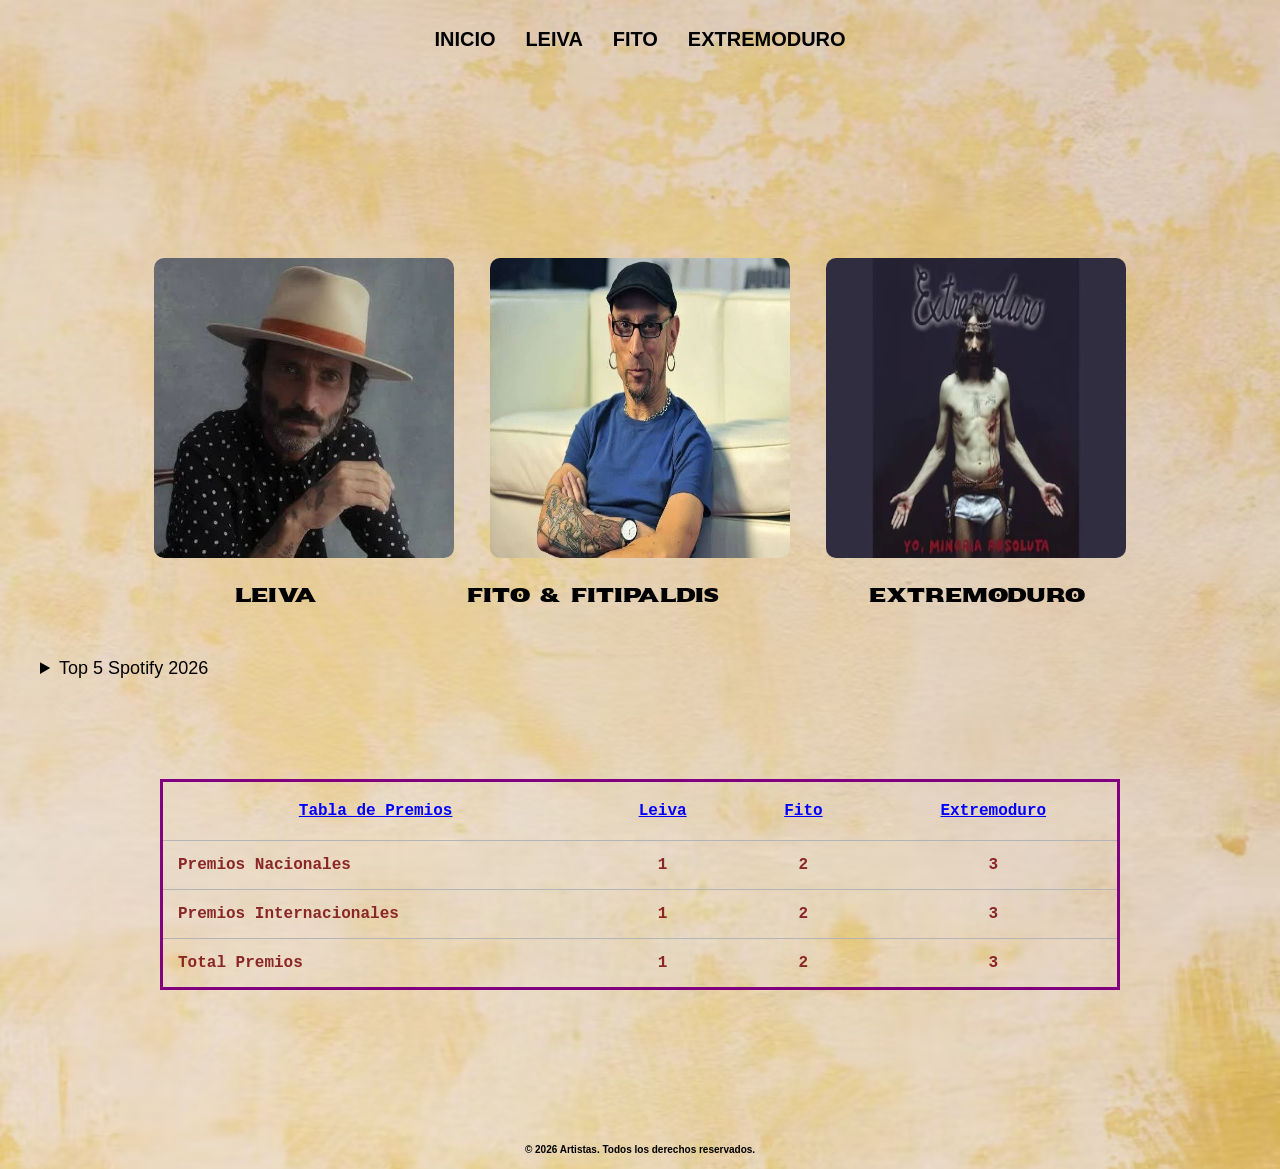
<file: artistas/index.html>
<!doctype html>
<html lang="es">
  <head>
    <meta charset="UTF-8" />
    <meta name="viewport" content="width=device-width, initial-scale=1.0" />
    <link rel="preconnect" href="https://fonts.googleapis.com" />
    <link rel="preconnect" href="https://fonts.gstatic.com" crossorigin />
    <link
      href="https://fonts.googleapis.com/css2?family=Sekuya&display=swap"
      rel="stylesheet"
    />
    <meta
      name="description"
      content="Galería de artistas de rock españoles: Leiva, Fito & Fitipaldis y Extremoduro."
    />
    <title>Galería de Artistas</title>
    <link rel="stylesheet" href="style.css" />
  </head>

  <body>
    <header>
      <nav>
        <a class="nav" href="index.html">INICIO</a>
        <a class="nav" href="leiva.html">LEIVA</a>
        <a class="nav" href="fitofitipaldis.html">FITO</a>
        <a class="nav" href="extremoduro.html">EXTREMODURO</a>
      </nav>
    </header>

    <main>
      <div class="galeria">
        <a class="imagen" href="leiva.html">
          <img src="img/leiva.webp" alt="Foto de Leiva" title="Leiva" />
        </a>
        <a class="imagen" href="fitofitipaldis.html">
          <img
            src="img/fito.webp"
            alt="Foto de Fito & Fitipaldis"
            title="Fito"
          />
        </a>

        <a class="imagen" href="extremoduro.html">
          <img
            src="img/extremoduro.webp"
            alt="Foto de Extremoduro"
            title="Extremoduro"
          />
        </a>
      </div>

      <ul>
        <li><a class="nav2" href="leiva.html">Leiva</a></li>
        <li>
          <a class="nav2" href="fitofitipaldis.html">Fito & Fitipaldis</a>
        </li>
        <li><a class="nav2" href="extremoduro.html">Extremoduro</a></li>
      </ul>

      <details>
        <summary>Top 5 Spotify 2026</summary>
        <ol>
          <li>Bruno Mars</li>
          <p>"Die With A Smile"</p>
          <li>Bad Bunny</li>
          <p>"Monaco"</p>
          <li>The Weeknd</li>
          <p>"Blinding Lights"</p>
          <li>Taylor Swift.</li>
          <p>"Cruel Summer"</p>
          <li>Drake</li>
          <p>"One Dance"</p>
        </ol>
      </details>

      <table>
        <tr>
          <th>Tabla de Premios</th>
          <th>Leiva</th>
          <th>Fito</th>
          <th>Extremoduro</th>
        </tr>
        <tr>
          <td class="izq">Premios Nacionales</td>
          <td>1</td>
          <td>2</td>
          <td>3</td>
        </tr>
        <tr>
          <td class="izq">Premios Internacionales</td>
          <td>1</td>
          <td>2</td>
          <td>3</td>
        </tr>
        <tr>
          <td class="izq">Total Premios</td>
          <td>1</td>
          <td>2</td>
          <td>3</td>
        </tr>
      </table>
    </main>

    <footer>
      <p>© 2026 Artistas. Todos los derechos reservados.</p>
    </footer>
  </body>
</html>
</file>
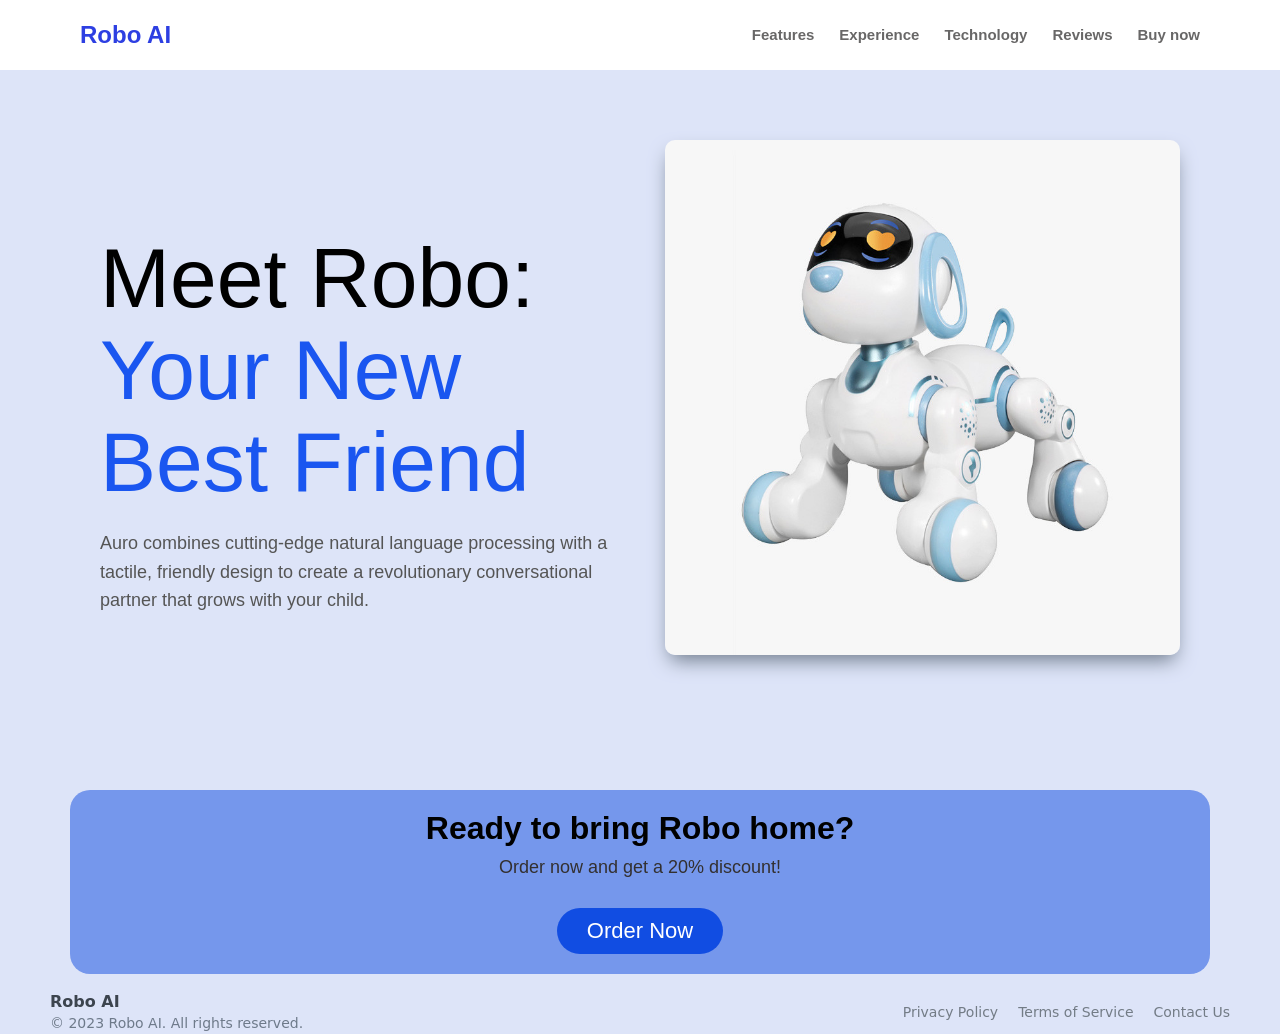
<file: juguete-ai/index.html>
<!doctype html>
<html lang="en">
  <head>
    <meta charset="UTF-8" />
    <meta name="viewport" content="width=device-width, initial-scale=1.0" />
    <meta name="web-robo" content="Landing Robo" />
    <title>Galería de Artistas</title>
    <link rel="stylesheet" href="style.css" />
  </head>

  <body>
    <header>
      <h1>Robo AI</h1>
      <nav>
        <ul>
          <li><a href="#">Features</a></li>
          <li><a href="#">Experience</a></li>
          <li><a href="#">Technology</a></li>
          <li><a href="#">Reviews</a></li>
          <li><a href="#shop">Buy now</a></li>
        </ul>
      </nav>
    </header>

    <main>
      <div class="contenedor">
        <div class="izquierda">
          <h2>
            Meet Robo: <br />
            <span class="azul">Your New <br />Best Friend</span>
          </h2>
          <p>
            Auro combines cutting-edge natural language processing with a
            tactile, friendly design to create a revolutionary conversational
            partner that grows with your child.
          </p>
        </div>

        <div class="derecha">
          <img src="img/robo.jpg" alt="robo" />
        </div>
      </div>
      <section id="shop">
        <h3>Ready to bring Robo home?</h3>
        <p>Order now and get a 20% discount!</p>
        <button>Order Now</button>
      </section>
    </main>

    <footer>
      <h4>Robo AI</h4>
      <p>&copy; 2023 Robo AI. All rights reserved.</p>
      <ul>
        <li><a href="#">Privacy Policy</a></li>
        <li><a href="#">Terms of Service</a></li>
        <li><a href="#">Contact Us</a></li>
      </ul>
    </footer>
  </body>
</html>
</file>
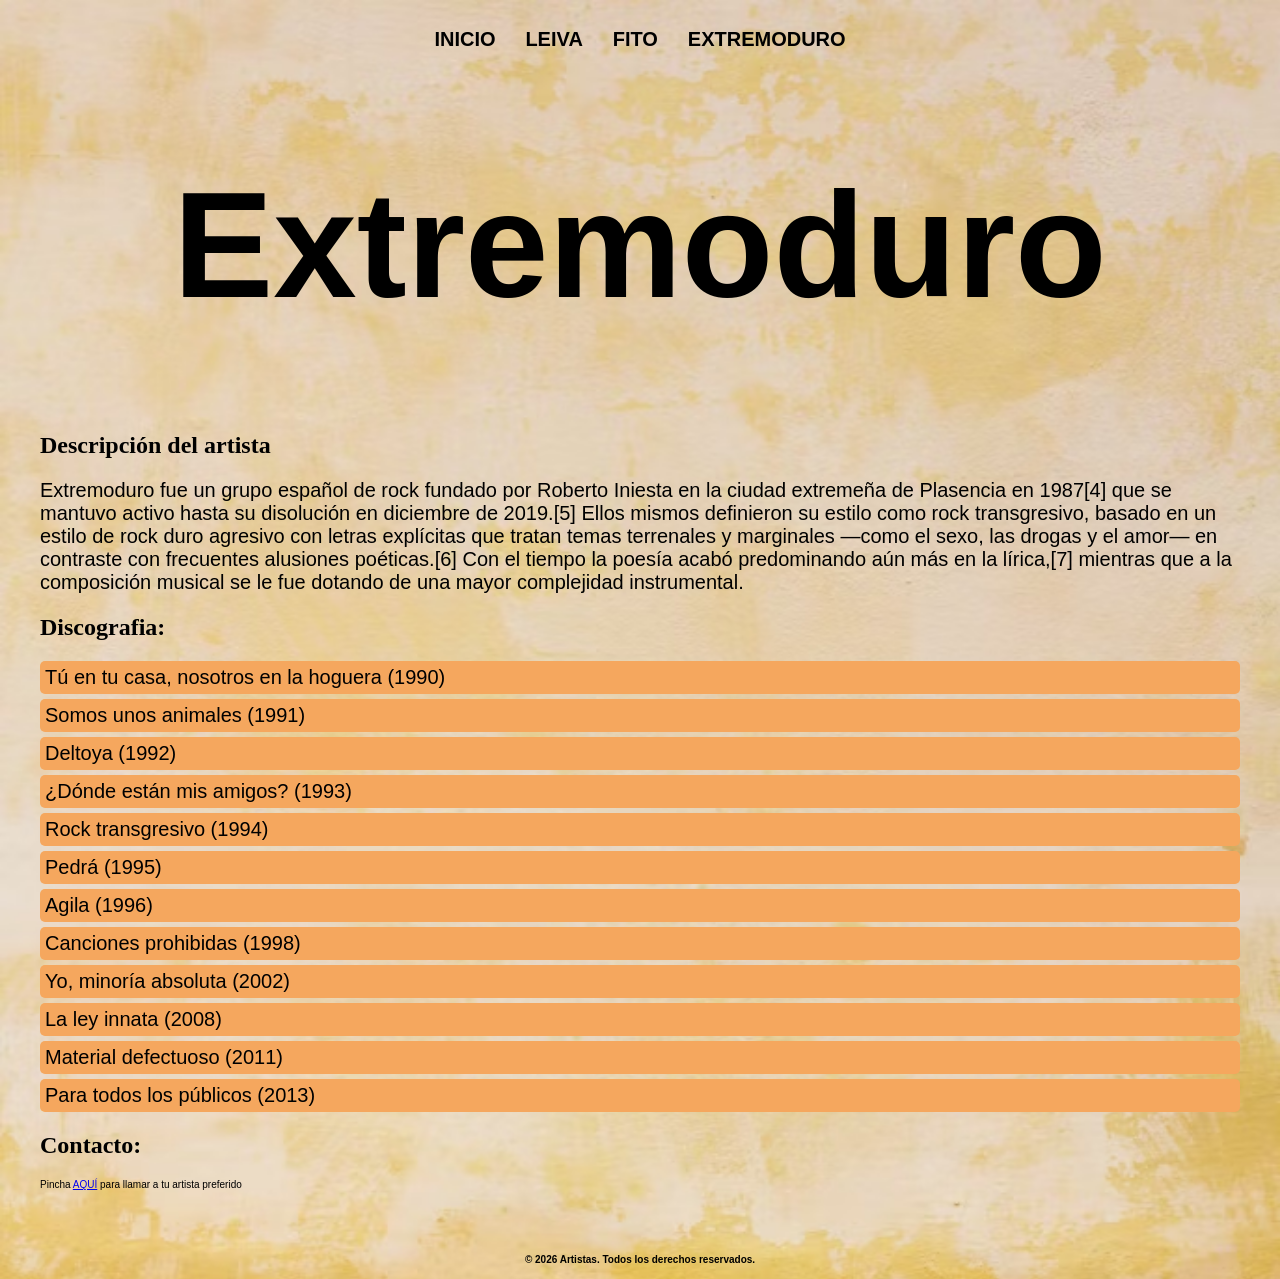
<file: artistas/extremoduro.html>
<!doctype html>
<html lang="es">
  <head>
    <meta charset="UTF-8" />
    <meta name="viewport" content="width=device-width, initial-scale=1.0" />
    <meta
      name="description"
      content="Biografía y discografía completa de Extremoduro, grupo de rock español."
    />
    <title>Extremoduro - Biografía y Discografía</title>
    <link rel="stylesheet" href="style.css" />
  </head>

  <body>
    <header>
      <nav>
        <a class="nav" href="index.html">INICIO</a>
        <a class="nav" href="leiva.html">LEIVA</a>
        <a class="nav" href="fitofitipaldis.html">FITO</a>
        <a class="nav" href="extremoduro.html">EXTREMODURO</a>
      </nav>
    </header>

    <main>
      <h1>Extremoduro</h1>

      <h2>Descripción del artista</h2>

      <p class="descripcion">
        Extremoduro fue un grupo español de rock fundado por Roberto Iniesta en
        la ciudad extremeña de Plasencia en 1987[4] que se mantuvo activo hasta
        su disolución en diciembre de 2019.[5] Ellos mismos definieron su estilo
        como rock transgresivo, basado en un estilo de rock duro agresivo con
        letras explícitas que tratan temas terrenales y marginales —como el
        sexo, las drogas y el amor— en contraste con frecuentes alusiones
        poéticas.[6] Con el tiempo la poesía acabó predominando aún más en la
        lírica,[7] mientras que a la composición musical se le fue dotando de
        una mayor complejidad instrumental.
      </p>

      <h2>Discografia:</h2>

      <li class="disc">Tú en tu casa, nosotros en la hoguera (1990)</li>
      <li class="disc">Somos unos animales (1991)</li>
      <li class="disc">Deltoya (1992)</li>
      <li class="disc">¿Dónde están mis amigos? (1993)</li>
      <li class="disc">Rock transgresivo (1994)</li>
      <li class="disc">Pedrá (1995)</li>
      <li class="disc">Agila (1996)</li>
      <li class="disc">Canciones prohibidas (1998)</li>
      <li class="disc">Yo, minoría absoluta (2002)</li>
      <li class="disc">La ley innata (2008)</li>
      <li class="disc">Material defectuoso (2011)</li>
      <li class="disc">Para todos los públicos (2013)</li>

      <h2>Contacto:</h2>

      <p>
        Pincha <a href="mono.html">AQUÍ</a> para llamar a tu artista preferido
      </p>
    </main>

    <footer>
      <p>© 2026 Artistas. Todos los derechos reservados.</p>
    </footer>
  </body>
</html>
</file>
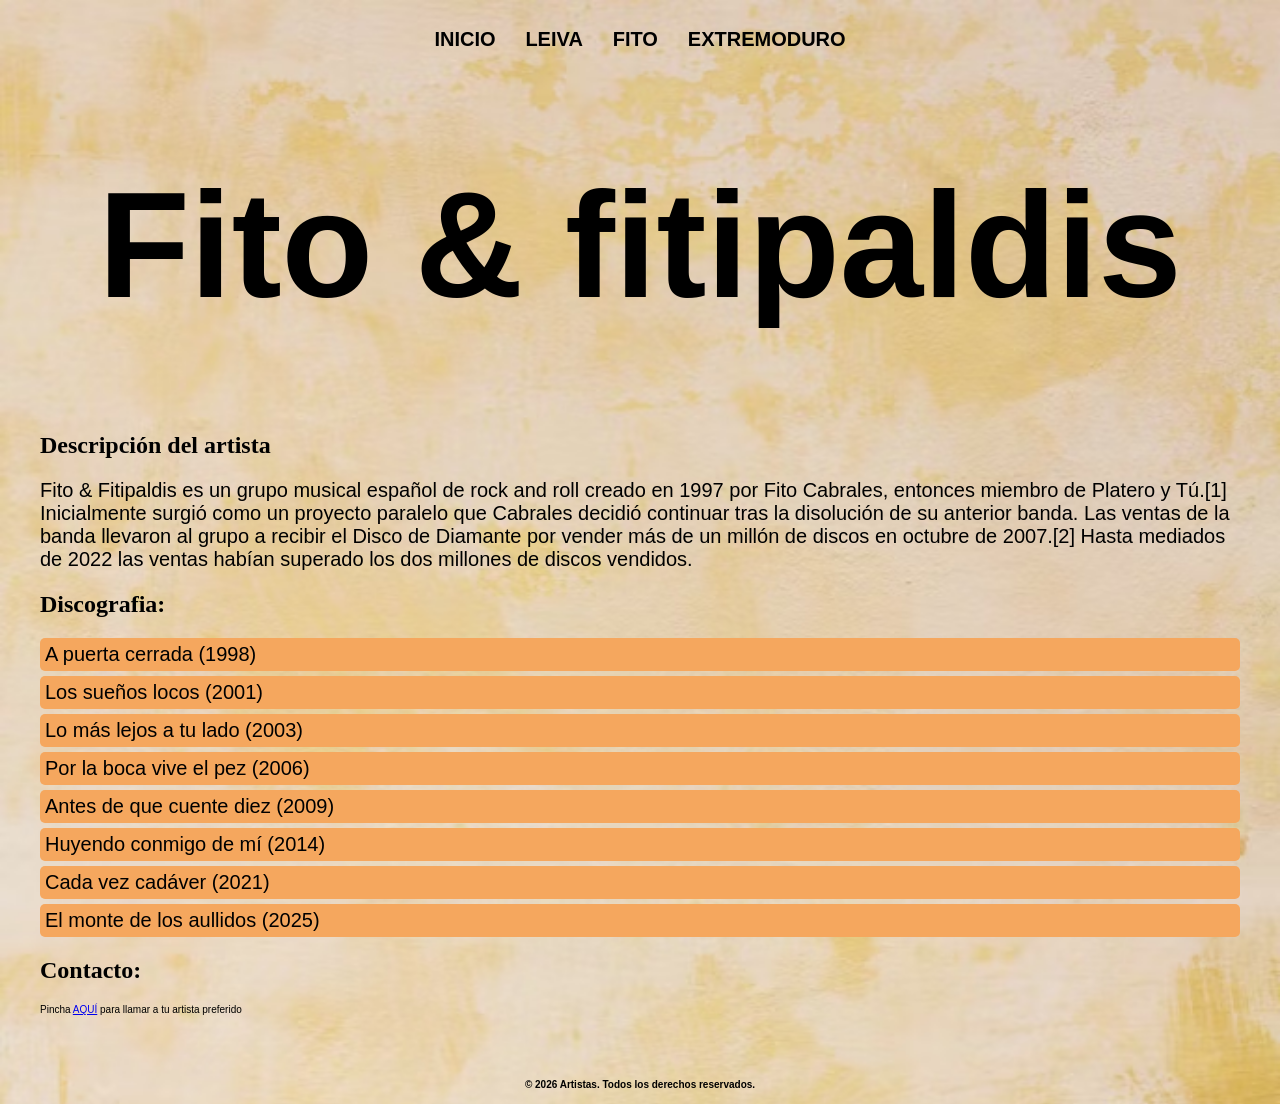
<file: artistas/fitofitipaldis.html>
<!doctype html>
<html lang="es">
  <head>
    <meta charset="UTF-8" />
    <meta name="viewport" content="width=device-width, initial-scale=1.0" />
    <meta
      name="description"
      content="Biografía y discografía completa de Fito & Fitipaldis, grupo de rock español."
    />
    <title>Fito & Fitipaldis - Biografía y Discografía</title>
    <link rel="stylesheet" href="style.css" />
  </head>

  <body>
    <header>
      <nav>
        <a class="nav" href="index.html">INICIO</a>
        <a class="nav" href="leiva.html">LEIVA</a>
        <a class="nav" href="fitofitipaldis.html">FITO</a>
        <a class="nav" href="extremoduro.html">EXTREMODURO</a>
      </nav>
    </header>

    <main>
      <h1>Fito & fitipaldis</h1>

      <h2>Descripción del artista</h2>

      <p class="descripcion">
        Fito & Fitipaldis es un grupo musical español de rock and roll creado en
        1997 por Fito Cabrales, entonces miembro de Platero y Tú.[1]
        Inicialmente surgió como un proyecto paralelo que Cabrales decidió
        continuar tras la disolución de su anterior banda. Las ventas de la
        banda llevaron al grupo a recibir el Disco de Diamante por vender más de
        un millón de discos en octubre de 2007.[2] Hasta mediados de 2022 las
        ventas habían superado los dos millones de discos vendidos.
      </p>

      <h2>Discografia:</h2>

      <li class="disc">A puerta cerrada (1998)</li>
      <li class="disc">Los sueños locos (2001)</li>
      <li class="disc">Lo más lejos a tu lado (2003)</li>
      <li class="disc">Por la boca vive el pez (2006)</li>
      <li class="disc">Antes de que cuente diez (2009)</li>
      <li class="disc">Huyendo conmigo de mí (2014)</li>
      <li class="disc">Cada vez cadáver (2021)</li>
      <li class="disc">El monte de los aullidos (2025)</li>

      <h2>Contacto:</h2>
      <p>
        Pincha <a href="mono.html">AQUÍ</a> para llamar a tu artista preferido
      </p>
    </main>

    <footer>
      <p>© 2026 Artistas. Todos los derechos reservados.</p>
    </footer>
  </body>
</html>
</file>
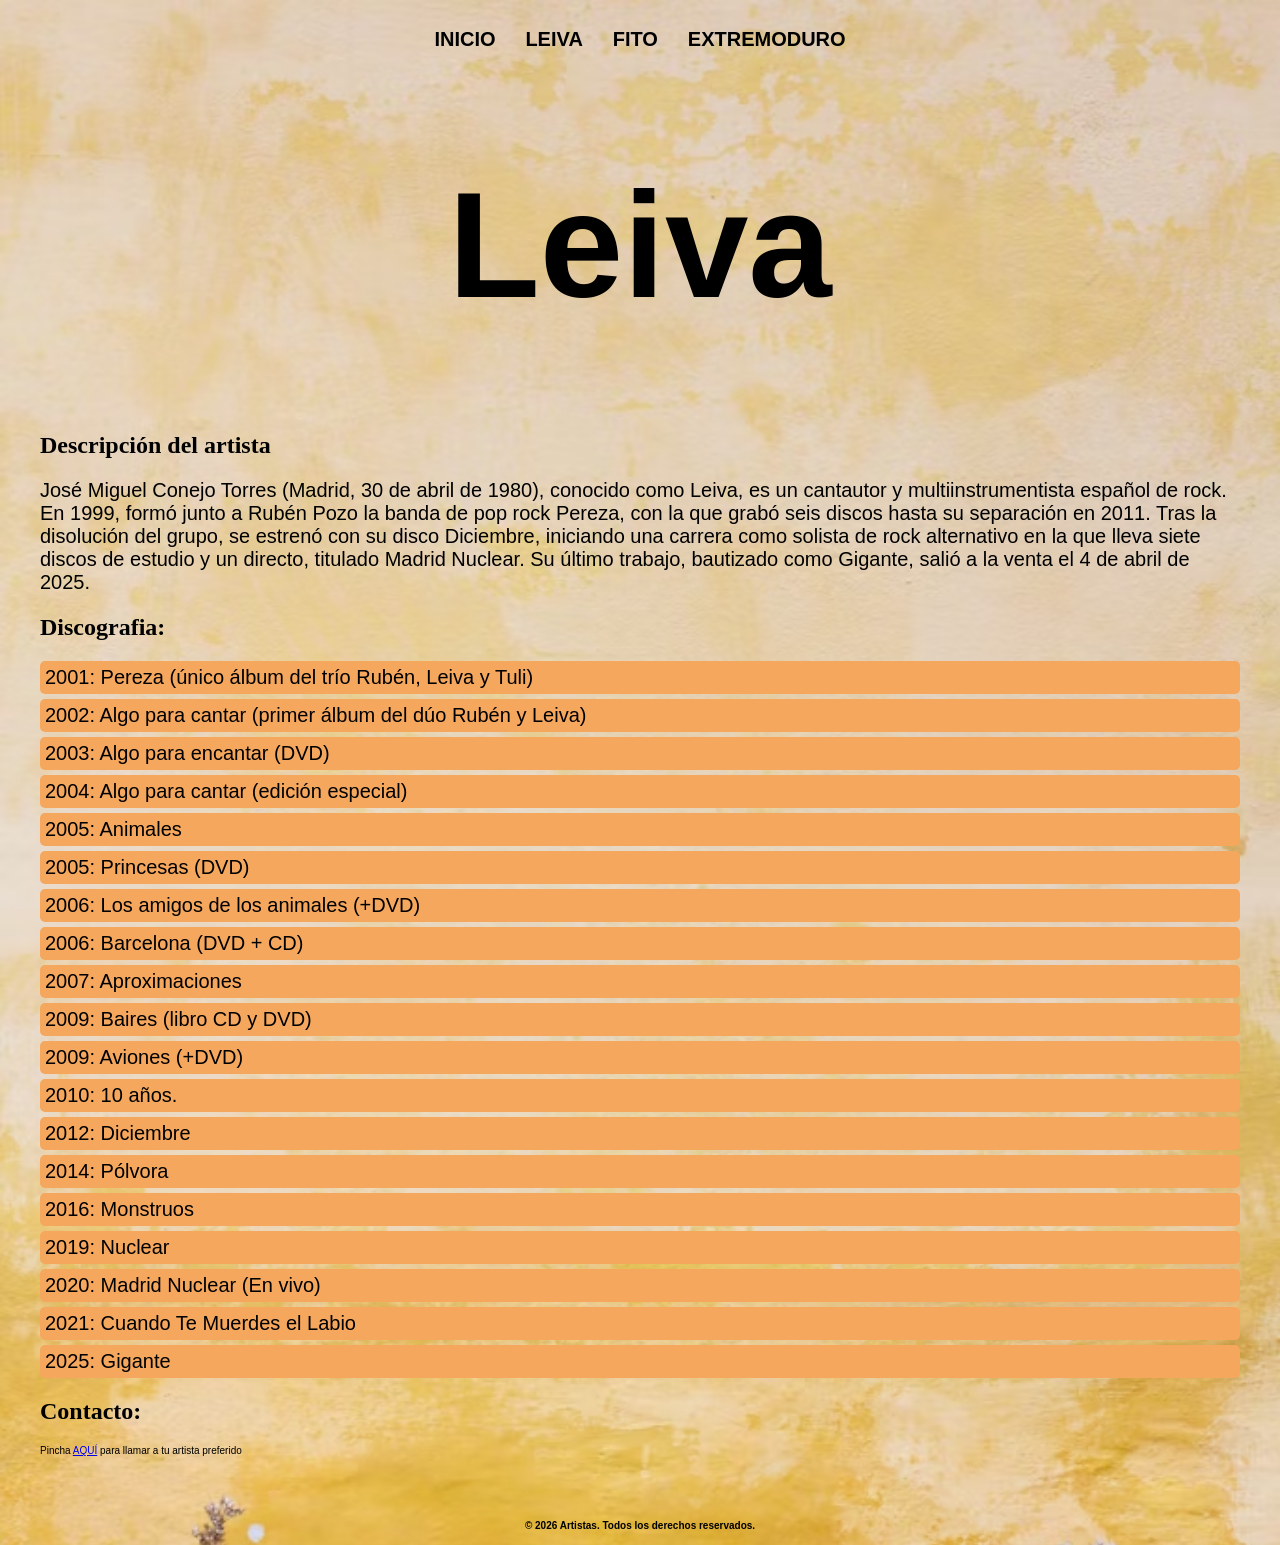
<file: artistas/leiva.html>
<!doctype html>
<html lang="es">
  <head>
    <meta charset="UTF-8" />
    <meta name="viewport" content="width=device-width, initial-scale=1.0" />
    <meta
      name="description"
      content="Biografía y discografía completa de Leiva, cantautor español de rock."
    />
    <title>Leiva - Biografía y Discografía</title>
    <link rel="stylesheet" href="style.css" />
  </head>

  <body>
    <header>
      <nav>
        <a class="nav" href="index.html">INICIO</a>
        <a class="nav" href="leiva.html">LEIVA</a>
        <a class="nav" href="fitofitipaldis.html">FITO</a>
        <a class="nav" href="extremoduro.html">EXTREMODURO</a>
      </nav>
    </header>

    <main>
      <h1>Leiva</h1>

      <h2>Descripción del artista</h2>

      <p class="descripcion">
        José Miguel Conejo Torres (Madrid, 30 de abril de 1980), conocido como
        Leiva, es un cantautor y multiinstrumentista español de rock. En 1999,
        formó junto a Rubén Pozo la banda de pop rock Pereza, con la que grabó
        seis discos hasta su separación en 2011. Tras la disolución del grupo,
        se estrenó con su disco Diciembre, iniciando una carrera como solista de
        rock alternativo en la que lleva siete discos de estudio y un directo,
        titulado Madrid Nuclear. Su último trabajo, bautizado como Gigante,
        salió a la venta el 4 de abril de 2025.
      </p>

      <h2>Discografia:</h2>

      <li class="disc">
        2001: Pereza (único álbum del trío Rubén, Leiva y Tuli)
      </li>
      <li class="disc">
        2002: Algo para cantar (primer álbum del dúo Rubén y Leiva)
      </li>
      <li class="disc">2003: Algo para encantar (DVD)</li>
      <li class="disc">2004: Algo para cantar (edición especial)</li>
      <li class="disc">2005: Animales</li>
      <li class="disc">2005: Princesas (DVD)</li>
      <li class="disc">2006: Los amigos de los animales (+DVD)</li>
      <li class="disc">2006: Barcelona (DVD + CD)</li>
      <li class="disc">2007: Aproximaciones</li>
      <li class="disc">2009: Baires (libro CD y DVD)</li>
      <li class="disc">2009: Aviones (+DVD)</li>
      <li class="disc">2010: 10 años.</li>
      <li class="disc">2012: Diciembre</li>
      <li class="disc">2014: Pólvora</li>
      <li class="disc">2016: Monstruos</li>
      <li class="disc">2019: Nuclear</li>
      <li class="disc">2020: Madrid Nuclear (En vivo)</li>
      <li class="disc">2021: Cuando Te Muerdes el Labio</li>
      <li class="disc">2025: Gigante</li>

      <h2>Contacto:</h2>

      <p>
        Pincha <a href="mono.html">AQUÍ</a> para llamar a tu artista preferido
      </p>
    </main>

    <footer>
      <p>© 2026 Artistas. Todos los derechos reservados.</p>
    </footer>
  </body>
</html>
</file>
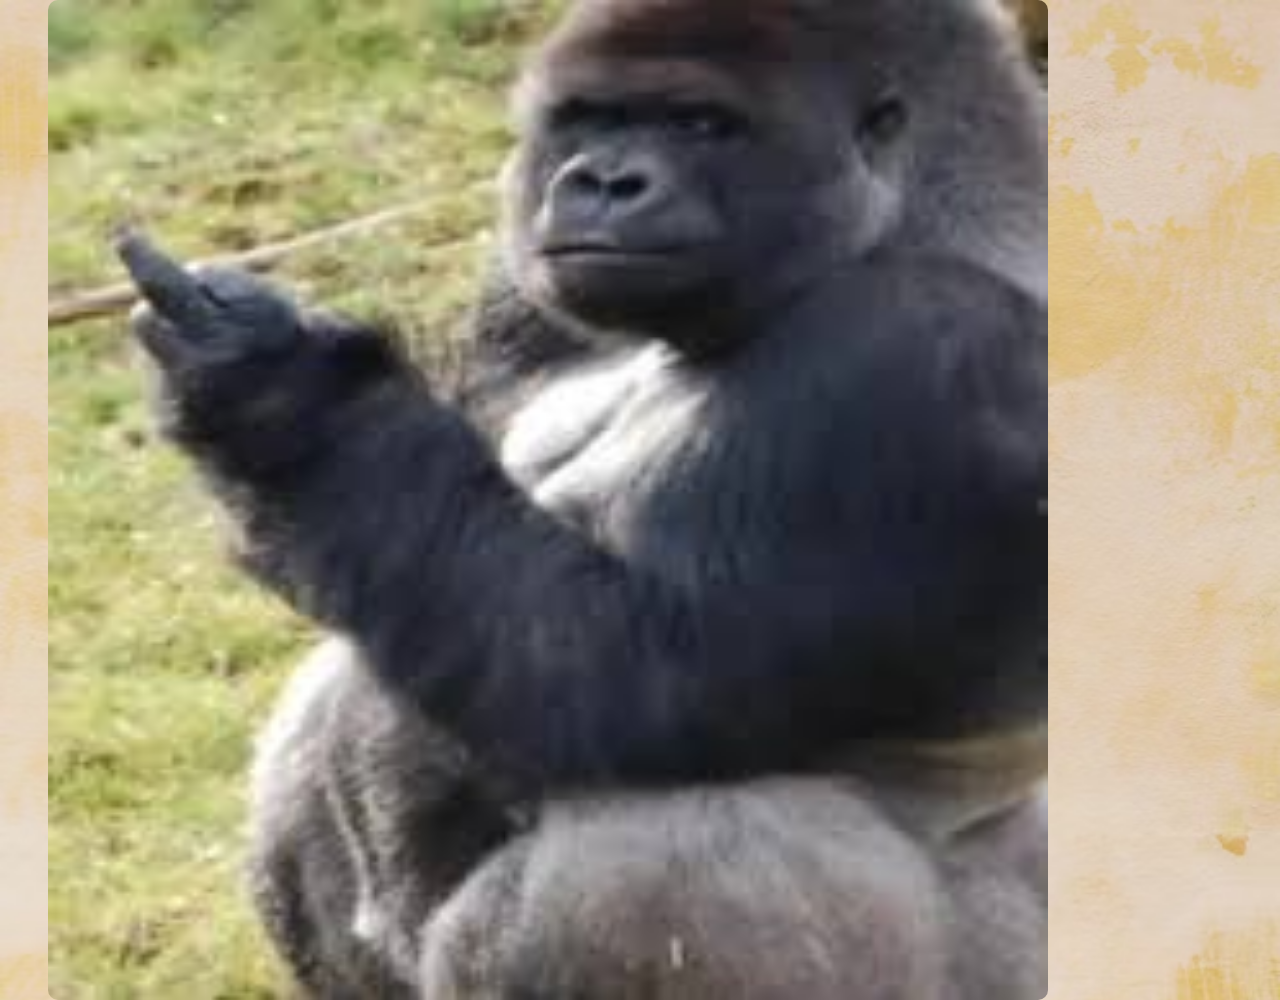
<file: artistas/mono.html>
<!doctype html>
<html lang="es">
  <head>
    <meta charset="UTF-8" />
    <meta name="viewport" content="width=device-width, initial-scale=1.0" />
    <meta name="description" content="Página de contacto para artistas." />
    <title>Contacto</title>
    <link rel="stylesheet" href="style.css" />
  </head>

  <body class="mono">
    <img src="img/mono.jpg" alt="Imagen de contacto" title="JAJAJA" />
  </body>
</html>
</file>
<file: artistas/style.css>
body {
  display: flex;
  flex-direction: column;
  min-height: 100vh;
  background-image: url("img/fondo.avif");
  background-repeat: no-repeat;
  background-size: cover;
  padding: 0 20px;
  max-width: 1200px;
  margin: 0 auto;
}

main {
  flex: 1;
}

h1 {
  font-family: Arial;
  font-size: 150px;
  color: rgb(0, 0, 0);
  text-align: center;
}

nav {
  font-family: Arial;
  text-align: center;
  font-size: 50px;
}

img {
  width: 300px;
  height: 300px;
  margin: 0 8px;
  border-radius: 10px;
}

.nav {
  font-family: Arial;
  margin: 0 8px;
  color: rgb(0, 0, 0);
  font-size: 20px;
  font-weight: 700;
  text-decoration: none;
}

p {
  font-family: Arial;
  font-size: 10px;
}

.descripcion {
  font-size: 20px;
}

.disc {
  list-style-type: none;
  background-color: rgb(245, 167, 94);
  padding: 5px;
  border-radius: 5px;
  font-family: Arial;
  font-size: 20px;
  margin-bottom: 5px;
}

footer {
  padding: 4px;
  border-radius: 6px;
  font-family: Arial;
  text-align: center;
  font-size: 20px;
  color: rgb(0, 0, 0);
  font-weight: 600;
  margin-top: 40px;
}

.imagen {
  transition: transform 0.3s ease;
}

.imagen:hover {
  transform: scale(1.05);
}

.galeria {
  display: flex;
  justify-content: center;
  align-items: center;
  gap: 20px;
  margin-top: 200px;
}

.mono img {
  width: 1000px;
  height: 1000px;
}

ul {
  list-style-type: none;
  text-decoration: none;
  display: flex;
  justify-content: center;
  align-items: center;
  gap: 150px;
  margin-top: 20px;
  margin-bottom: 50px;
}

.nav2 {
  color: rgb(0, 0, 0);
  text-decoration: none;
  font-family: "Sekuya", system-ui;
  font-weight: 400;
  font-size: 20px;
  font-style: normal;
}

details {
  font-family: Arial;
  font-size: 18px;
}

ol {
  display: flex;
  flex-direction: row;
  justify-content: center;
  gap: 5px;
  font-size: 20px;
  margin-bottom: 5px;
  list-style-position: inside;
}

table {
  margin: 100px auto;
  width: 80%;
  border-collapse: collapse;
  border: 3px solid purple;
  font-family: "Courier New", Courier, monospace;
}

table:hover {
  rotate: -5deg;
}

tr {
  font-weight: bold;
  border: 1px solid rgb(180, 180, 180);
}

th {
  color: blue;
  padding: 20px;
  text-decoration: underline;
}

td {
  color: rgb(139, 38, 38);
  padding: 15px;
  text-align: center;
}

.izq {
  text-align: left;
}
</file>
<file: juguete-ai/style.css>
/* ============================================================
   1. CONFIGURACIÓN GLOBAL Y ESTRUCTURA DE PÁGINA
   ============================================================ */
body {
  background-color: rgb(221, 228, 248); /* Color de fondo general */
  margin: 0; /* Quita el borde blanco del navegador */
  display: flex; /* Activa el contenedor flexible */
  flex-direction: column; /* Apila Header, Main y Footer en vertical */
  min-height: 100vh; /* Altura mínima de toda la pantalla */
}

/* ============================================================
   2. ENCABEZADO (HEADER) Y NAVEGACIÓN
   ============================================================ */
header {
  font-family: "Inter", sans-serif; /* Fuente del encabezado */
  display: flex; /* Alinea logo y menú en horizontal */
  flex-direction: row; /* Coloca elementos en fila */
  justify-content: space-between; /* Logo a la izq, menú a la der */
  align-items: center; /* Centra el texto verticalmente */
  background-color: white; /* Fondo blanco de la barra */
  width: 100%; /* Ancho total */
  height: 70px; /* Grosor de la barra superior */
}

h1 {
  font-size: 24px; /* Tamaño del nombre del robot */
  color: rgb(45, 63, 226); /* Azul del logo */
  margin-left: 80px; /* Margen izquierdo del logo */
}

nav ul {
  display: flex; /* Enlaces en fila */
  list-style: none; /* Quita los puntos de la lista */
  gap: 25px; /* Separación entre links */
  margin-right: 80px; /* Margen derecho del menú */
}

nav a {
  font-size: 15px; /* Tamaño letra enlaces */
  text-decoration: none; /* Quita el subrayado */
  color: rgb(104, 103, 103); /* Gris de los enlaces */
  font-weight: 600; /* Grosor semi-negrita */
}

nav ul a:hover {
  color: #000000; /* Cambia a negro al pasar el ratón */
}

/* ============================================================
   3. SECCIÓN PRINCIPAL (HERO / CONTENIDO)
   ============================================================ */
main {
  font-family: "Inter", sans-serif; /* Fuente del cuerpo */
  display: flex; /* Contenedor flexible del contenido */
  flex-direction: column;
  align-items: center; /* Centra el grid verticalmente */
  margin-left: 80px; /* Alineación lateral */
  margin-right: 80px; /* Alineación lateral */
  flex-grow: 1; /* Rellena el espacio sobrante del centro */
}

.contenedor {
  display: grid; /* Divide en rejilla */
  grid-template-columns: 1fr 1fr; /* Dos columnas iguales (50/50) */
  gap: 50px; /* Separación entre texto e imagen */
  align-items: center; /* Centra texto e imagen entre sí */
  max-width: 1100px; /* Ancho máximo contenido */
  margin: 50px auto; /* Centra el bloque horizontalmente */
  padding: 20px; /* Margen interno */
  margin-bottom: 100px; /* Separación del bloque con el siguiente contenido */
}

/* --- BLOQUE DE TEXTO (IZQUIERDA) --- */
.izquierda h2 {
  font-size: 84px; /* Tamaño del título gigante */
  font-weight: 540; /* Grosor del título */
  line-height: 1.1; /* Interlineado estrecho */
  margin-bottom: 20px; /* Separación con el párrafo */
}

.azul {
  color: #1a56f0; /* Clase para texto azul */
}

.izquierda p {
  font-size: 18px; /* Tamaño letra párrafo */
  color: #555; /* Gris suave para lectura */
  line-height: 1.6; /* Interlineado amplio */
}

/* --- BLOQUE DE IMAGEN (DERECHA) --- */
.derecha {
  display: flex; /* Flex para la imagen */
  justify-content: center; /* Centra la imagen en su columna */
  border-radius: 40px; /* Curvatura del contenedor */
}

.derecha img {
  max-width: 100%; /* Ajusta imagen al ancho de columna */
  height: auto; /* Mantiene proporción imagen */
  border-radius: 10px; /* Redondeado de la foto */
}

img {
  box-shadow: #6e7a8a 0px 10px 20px -5px; /* Sombra sutil de la imagen */
}

section {
  font-family:
    "Inter", sans-serif; /* Fuente del bloque de texto debajo de la imagen */
  display: flex; /* Flex para centrar el bloque */
  flex-direction: column; /* Apila título y párrafo en vertical */
  align-items: center; /* Centra el bloque verticalmente */
  justify-content: center; /* Centra el bloque horizontalmente */
  max-width: 1100px; /* Ancho máximo del bloque */
  background-color: #7597ec;
  padding: 10px 20px; /* Colchón interno del bloque */
  border-radius: 20px; /* Curvatura del bloque */
  width: 100%; /* Ancho total del bloque */
  margin: 15px; /* Separación vertical y centrado horizontal */
}

section h3 {
  font-size: 32px; /* Tamaño del título del bloque */
  color: rgb(0, 0, 0); /* Color del título */
  margin: 10px 0; /* Separación vertical del título */
}

section p {
  font-size: 18px; /* Tamaño del párrafo del bloque */
  color: rgb(51, 48, 48); /* Color del párrafo */
  margin: 0; /* Quita márgenes del párrafo */
}

button {
  font-family: "Inter", sans-serif; /* Fuente del botón */
  margin-top: 30px; /* Separación del botón con el texto */
  padding: 10px 30px; /* Colchón interno del botón */
  font-size: 22px; /* Tamaño letra del botón */
  color: white; /* Color del texto del botón */
  background-color: #114de2; /* Color de fondo del botón */
  border: none; /* Sin borde */
  border-radius: 30px; /* Curvatura del botón */
  cursor: pointer; /* Cambia el cursor al pasar por el botón */
  transition: background-color 0.2s ease; /* Animación suave de color */
  margin-bottom: 10px; /* Separación inferior del botón */
}

button:hover {
  background-color: #2a3755; /* Color de fondo al pasar el ratón */
}

/* ============================================================
   4. PIE DE PÁGINA (FOOTER)
   ============================================================ */
footer {
  font-family: system-ui, sans-serif; /* Fuente del pie de página */
  display: grid; /* Organiza el footer con rejilla */
  grid-template-columns: 1fr auto; /* Izquierda flexible, derecha fija */
  row-gap: 4px; /* Espacio entre las dos filas */
  padding: 3px 50px; /* Colchón interno del footer */
}

footer h4 {
  grid-column: 1; /* Posición: Columna 1 */
  grid-row: 1; /* Posición: Fila 1 */
  margin: 0; /* Quita márgenes */
  color: #3c444e; /* Gris oscuro */
  font-size: 16px; /* Tamaño título footer */
}

footer p {
  grid-column: 1; /* Posición: Columna 1 */
  grid-row: 2; /* Posición: Fila 2 */
  margin: 0; /* Quita márgenes */
  color: #6e7a8a; /* Gris texto legal */
  font-size: 14px; /* Tamaño pequeño */
}

footer ul {
  grid-column: 2; /* Posición: Columna 2 */
  grid-row: 1 / 3; /* Ocupa las dos filas de altura */
  align-self: center; /* Centrado vertical */
  display: flex; /* Enlaces en horizontal */
  list-style: none; /* Sin puntos */
  margin: 0; /* Quita márgenes */
  padding: 0; /* Quita relleno */
  gap: 20px; /* Separación entre enlaces footer */
}

footer ul a {
  text-decoration: none; /* Sin subrayado */
  color: #737c86; /* Gris enlaces footer */
  font-size: 14px; /* Tamaño letra links */
  font-weight: 500; /* Grosor medio */
  transition: color 0.2s ease; /* Animación suave de color */
}

footer ul a:hover {
  color: #334155; /* Color al pasar el ratón */
}
</file>
